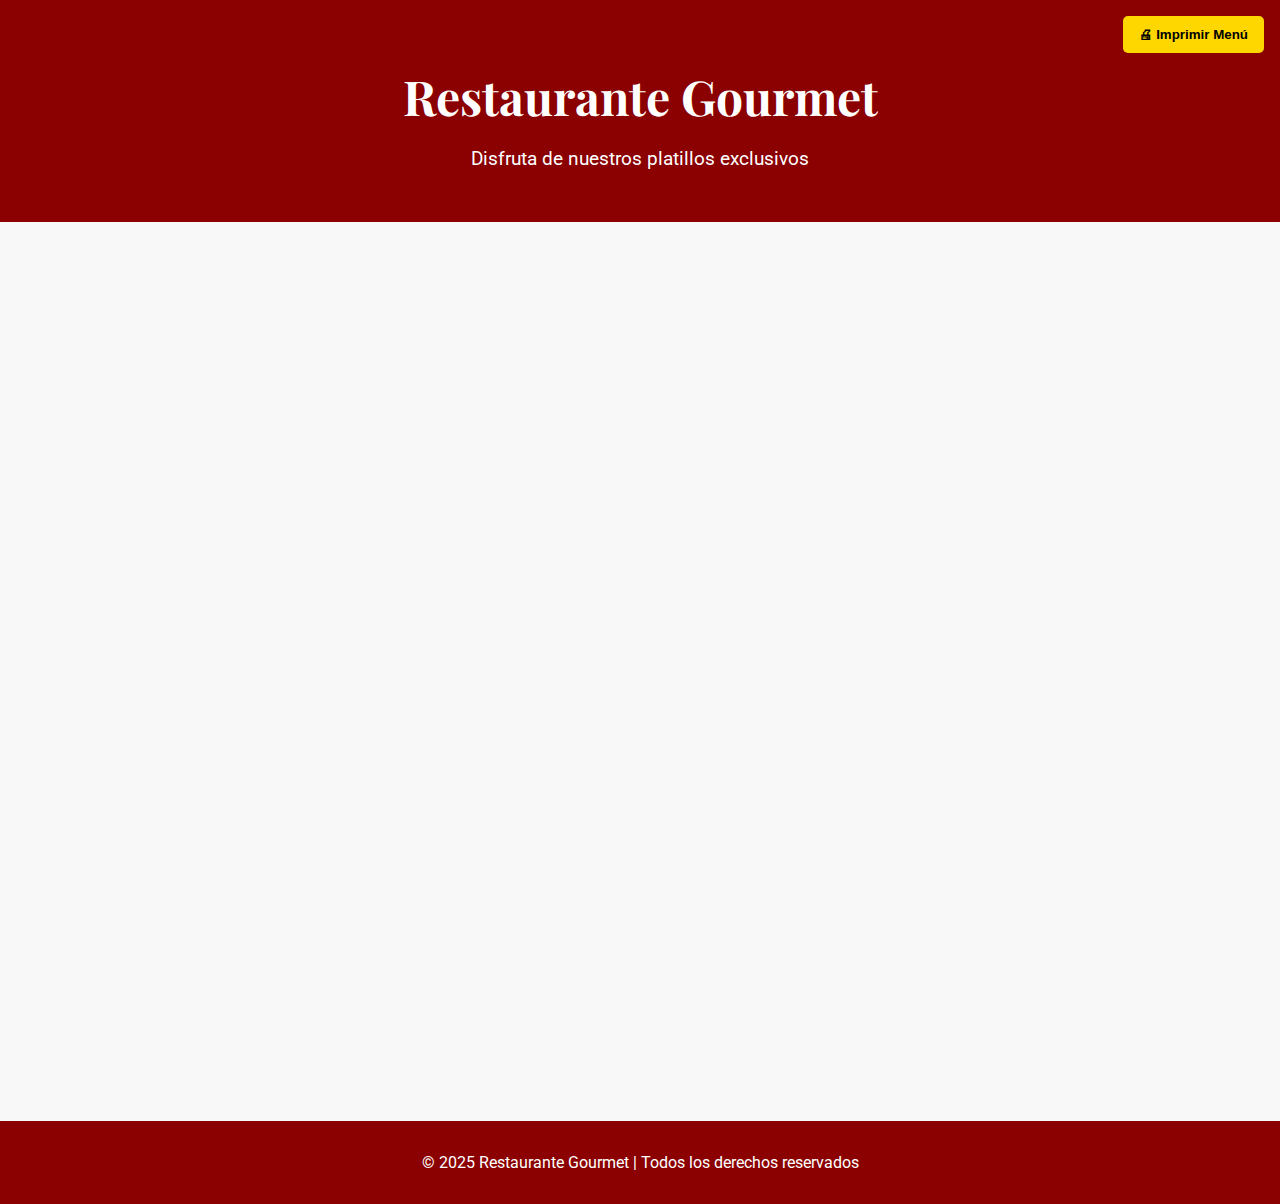
<file: RestaurantMenuWeb/index.html>
<!DOCTYPE html>
<html lang="es">
<head>
    <meta charset="UTF-8">
    <meta name="viewport" content="width=device-width, initial-scale=1.0">
    <title>Menú Restaurante</title>
    <link rel="stylesheet" href="styles.css">
    <link href="https://fonts.googleapis.com/css2?family=Playfair+Display:wght@500&family=Roboto&display=swap" rel="stylesheet">
</head>
<body>
    <header>
        <h1>Restaurante Gourmet</h1>
        <p>Disfruta de nuestros platillos exclusivos</p>
        <button class="btn-print">🖨 Imprimir Menú</button>
    </header>

    <main>
        <section class="menu-section fade-in">
            <h2>Desayuno</h2>
            <div class="menu-grid">
                <div class="item">
                    <h3>Café Americano</h3>
                    <p>Acompañado de pan artesanal</p>
                    <span>$2.50</span>
                </div>
                <div class="item">
                    <h3>Omelette</h3>
                    <p>Con queso y vegetales frescos</p>
                    <span>$4.00</span>
                </div>
                <div class="item">
                    <h3>Panqueques</h3>
                    <p>Con miel y frutas</p>
                    <span>$3.50</span>
                </div>
            </div>
        </section>

        <section class="menu-section fade-in">
            <h2>Almuerzo</h2>
            <div class="menu-grid">
                <div class="item">
                    <h3>Ensalada César</h3>
                    <p>Con pollo a la parrilla</p>
                    <span>$5.00</span>
                </div>
                <div class="item">
                    <h3>Lasaña</h3>
                    <p>Con salsa boloñesa</p>
                    <span>$6.50</span>
                </div>
                <div class="item">
                    <h3>Sopa de Mariscos</h3>
                    <p>Del mar a tu mesa</p>
                    <span>$7.00</span>
                </div>
            </div>
        </section>

        <section class="menu-section fade-in">
            <h2>Cena</h2>
            <div class="menu-grid">
                <div class="item">
                    <h3>Filete de Res</h3>
                    <p>Acompañado de puré de papa</p>
                    <span>$12.00</span>
                </div>
                <div class="item">
                    <h3>Salmón a la Plancha</h3>
                    <p>Con vegetales asados</p>
                    <span>$14.00</span>
                </div>
                <div class="item">
                    <h3>Pasta Alfredo</h3>
                    <p>Con camarones y crema</p>
                    <span>$11.00</span>
                </div>
            </div>
        </section>
    </main>

    <footer>
        <p>&copy; 2025 Restaurante Gourmet | Todos los derechos reservados</p>
    </footer>
</body>
</html>
</file>
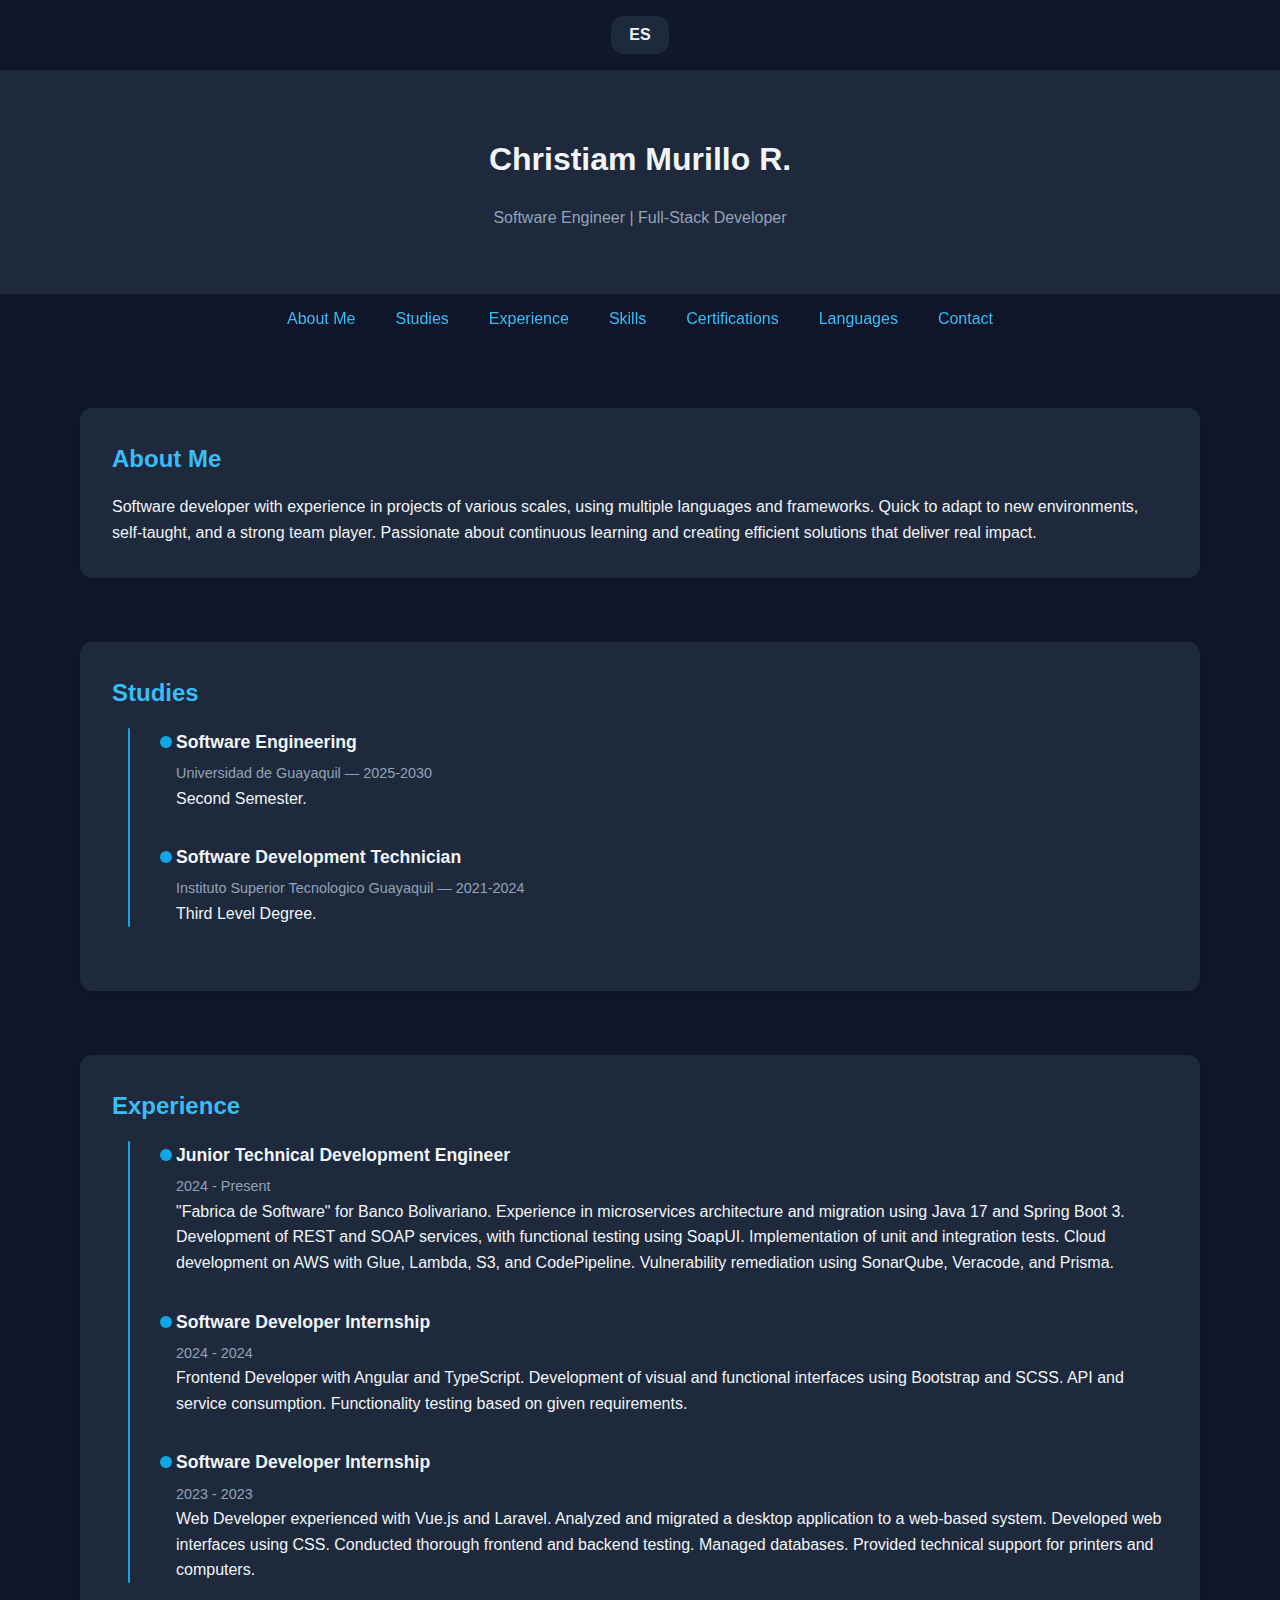
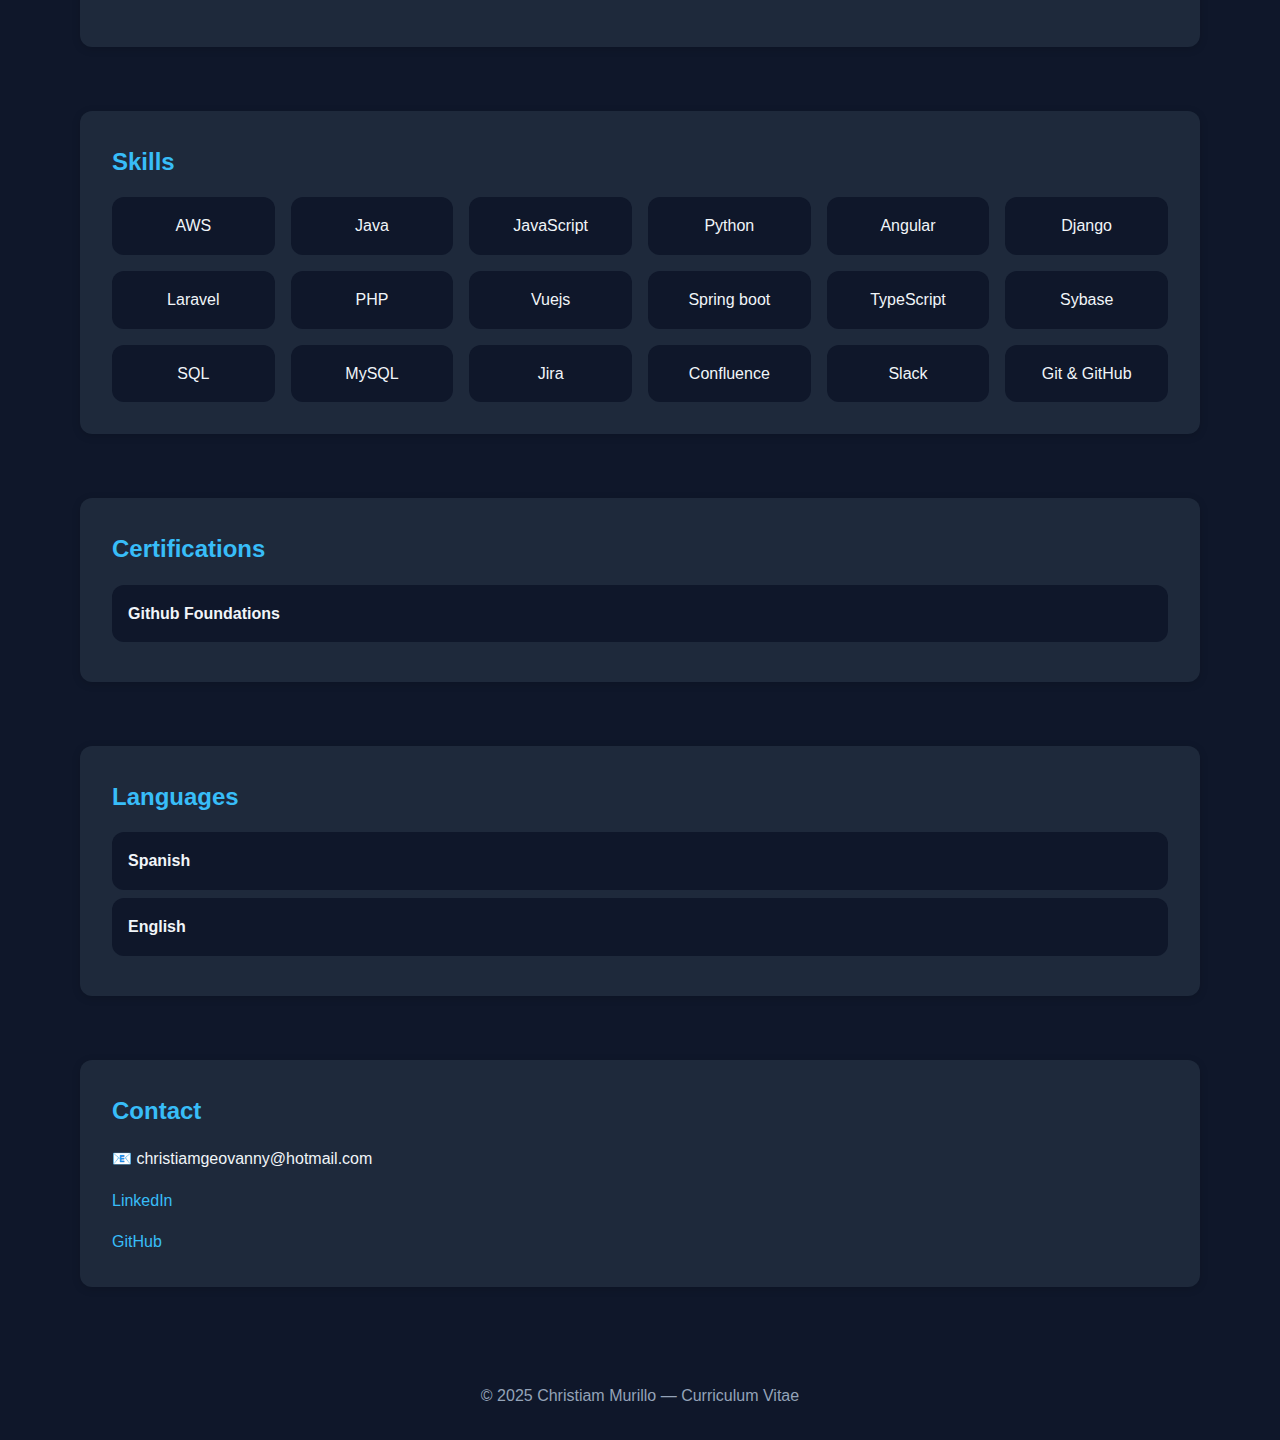
<file: CVWeb/CV-EN.html>
<!DOCTYPE html>
<html lang="en">

<head>
    <meta charset="UTF-8">
    <meta name="viewport" content="width=device-width, initial-scale=1.0">
    <title>CV | Christiam Murillo</title>
    <link rel="stylesheet" href="CV.css">
</head>

<body>
    <!-- Language switch -->
    <div class="lang-switcher">
        <a href="CV.html" class="lang-btn">ES</a>
    </div>

    <header>
        <h1>Christiam Murillo R.</h1>
        <p>Software Engineer | Full‑Stack Developer</p>
    </header>

    <nav>
        <ul>
            <li><a href="#about">About Me</a></li>
            <li><a href="#studies">Studies</a></li>
            <li><a href="#experience">Experience</a></li>
            <li><a href="#skills">Skills</a></li>
            <li><a href="#certifications">Certifications</a></li>
            <li><a href="#languages">Languages</a></li>
            <li><a href="#contact">Contact</a></li>
        </ul>
    </nav>

    <main>
        <section id="about">
            <h2>About Me</h2>
            <p>Software developer with experience in projects of various scales, using multiple languages and frameworks. Quick to adapt to new environments, self-taught, and a strong team player. Passionate about continuous learning and creating efficient solutions that deliver real impact.</p>
        </section>

        <section id="studies">
            <h2>Studies</h2>
            <div class="timeline">
                <div class="timeline-item">
                    <h3>Software Engineering</h3>
                    <span>Universidad de Guayaquil — 2025‑2030</span>
                    <p>Second Semester.</p>
                </div>
                <div class="timeline-item">
                    <h3>Software Development Technician</h3>
                    <span>Instituto Superior Tecnologico Guayaquil — 2021-2024</span>
                    <p>Third Level Degree.</p>
                </div>
            </div>
        </section>

        <section id="experience">
            <h2>Experience</h2>
            <div class="timeline">
            <div class="timeline-item">
              <h3>Junior Technical Development Engineer</h3>
              <span>2024 ‑ Present</span>
              <p>
                "Fabrica de Software" for Banco Bolivariano.
                Experience in microservices architecture and migration using Java 17 and Spring Boot 3. Development of REST and SOAP services, with functional testing using SoapUI. Implementation of unit and integration tests. Cloud development on AWS with Glue, Lambda, S3, and CodePipeline. Vulnerability remediation using SonarQube, Veracode, and Prisma.
              </p>
            </div>
            <div class="timeline-item">
              <h3>Software Developer Internship</h3>
              <span>2024 ‑ 2024</span>
              <p>
                Frontend Developer with Angular and TypeScript. Development of visual and functional interfaces using Bootstrap and SCSS. API and service consumption. Functionality testing based on given requirements.
              </p>
            </div>
            <div class="timeline-item">
              <h3>Software Developer Internship</h3>
              <span>2023 ‑ 2023</span>
              <p>
                Web Developer experienced with Vue.js and Laravel. Analyzed and migrated a desktop application to a web-based system. Developed web interfaces using CSS. Conducted thorough frontend and backend testing. Managed databases. Provided technical support for printers and computers.              </p>
            </div>
          </div>
        </section>

        <section id="skills">
            <h2>Skills</h2>
            <div class="skills">
                <div class="skill">AWS</div>
                <div class="skill">Java</div>
                <div class="skill">JavaScript</div>
                <div class="skill">Python</div>
                <div class="skill">Angular</div>
                <div class="skill">Django</div>
                <div class="skill">Laravel</div>
                <div class="skill">PHP</div>
                <div class="skill">Vuejs</div>
                <div class="skill">Spring boot</div>
                <div class="skill">TypeScript</div>
                <div class="skill">Sybase</div>
                <div class="skill">SQL</div>
                <div class="skill">MySQL</div>
                <div class="skill">Jira</div>
                <div class="skill">Confluence</div>
                <div class="skill">Slack</div>
                <div class="skill">Git &amp; GitHub</div>
            </div>
        </section>

        <section id="certifications">
            <h2>Certifications</h2>
            <details>
                <summary>Github Foundations</summary>
                <p>GitHub — 2024</p>
            </details>
        </section>

        <section id="languages">
            <h2>Languages</h2>
            <details>
                <summary>Spanish</summary>
                <p>Native</p>
            </details>
            <details>
                <summary>English</summary>
                <p>B2</p>
            </details>
        </section>

        <section id="contact">
            <h2>Contact</h2>
            <div class="contact-grid">
                <div class="contact-item">📧 christiamgeovanny@hotmail.com</div>
                <div class="contact-item"><a href="https://linkedin.com/in/christiam-murillo-ramirez"
                        target="_blank">LinkedIn</a></div>
                <div class="contact-item"><a href="https://github.com/khrizm" target="_blank">GitHub</a></div>
            </div>
        </section>
    </main>

    <footer>
        © 2025 Christiam Murillo — Curriculum Vitae
    </footer>
</body>

</html>
</file>
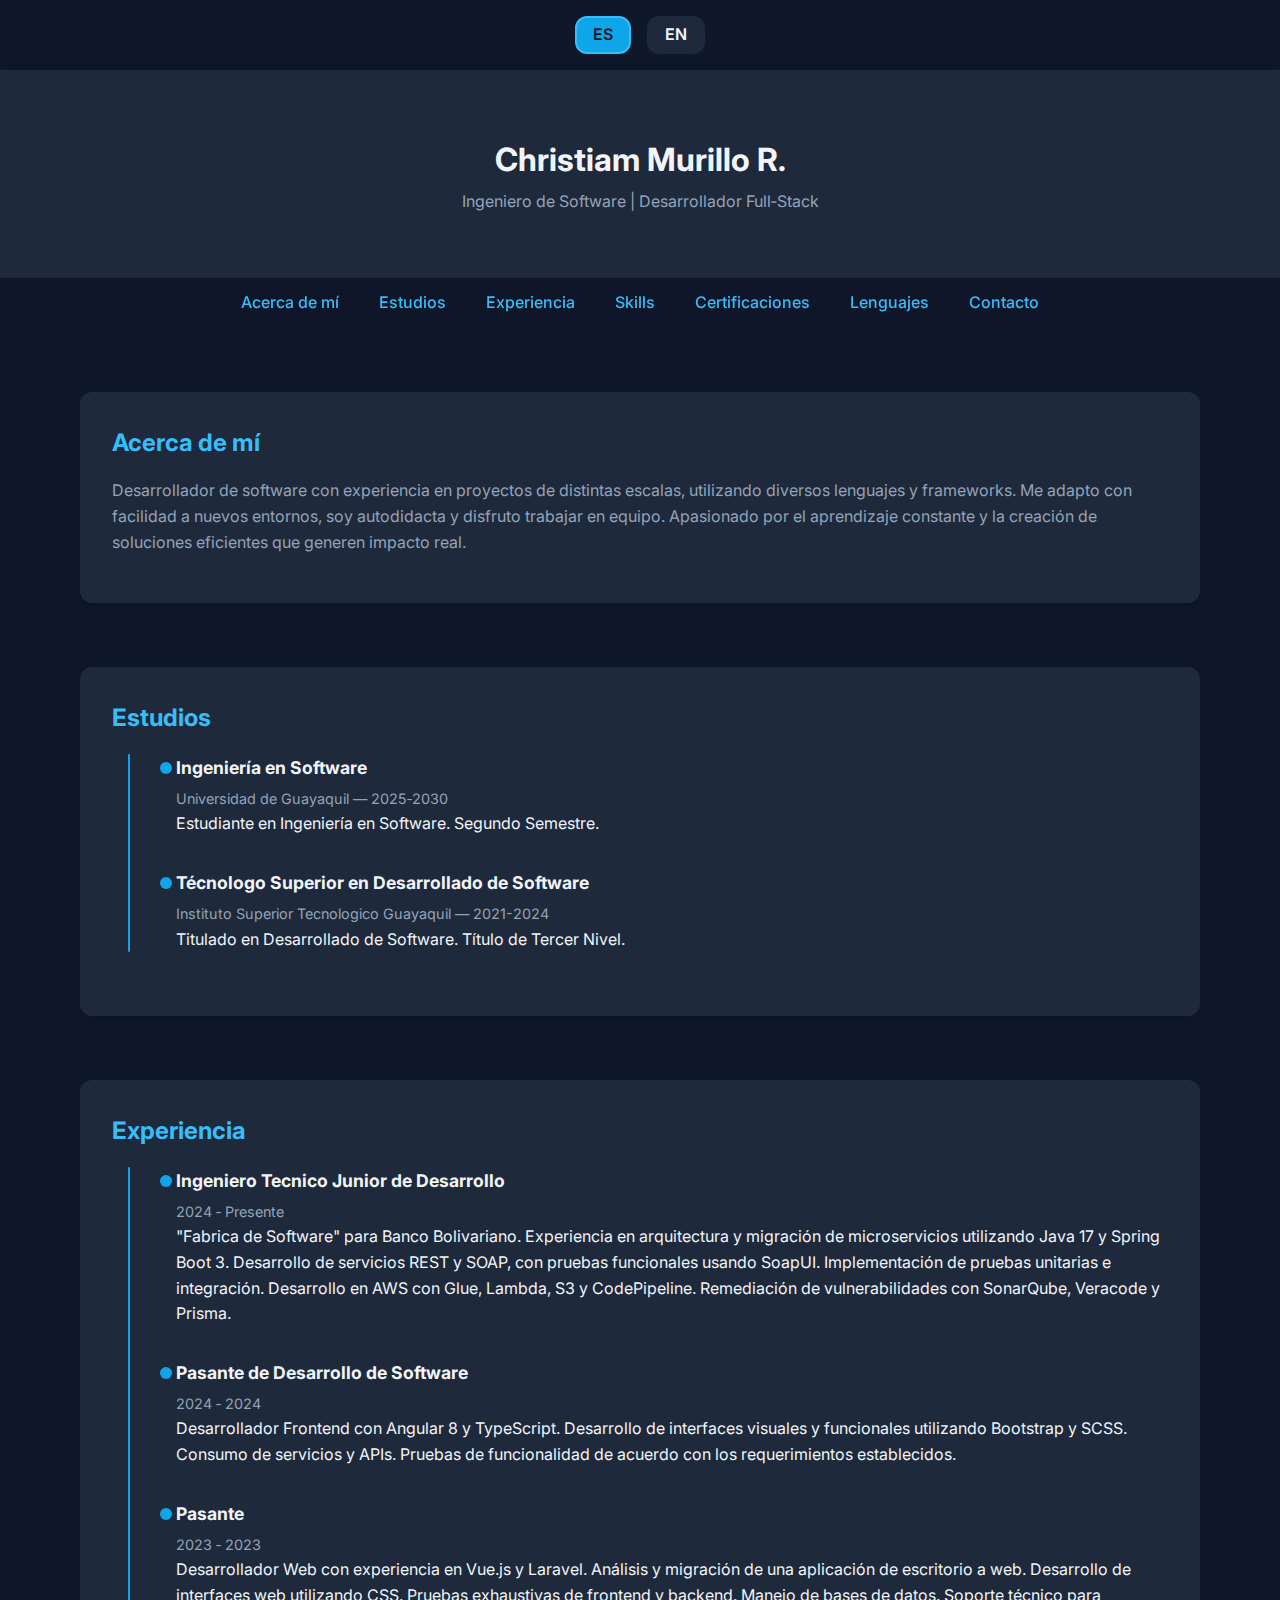
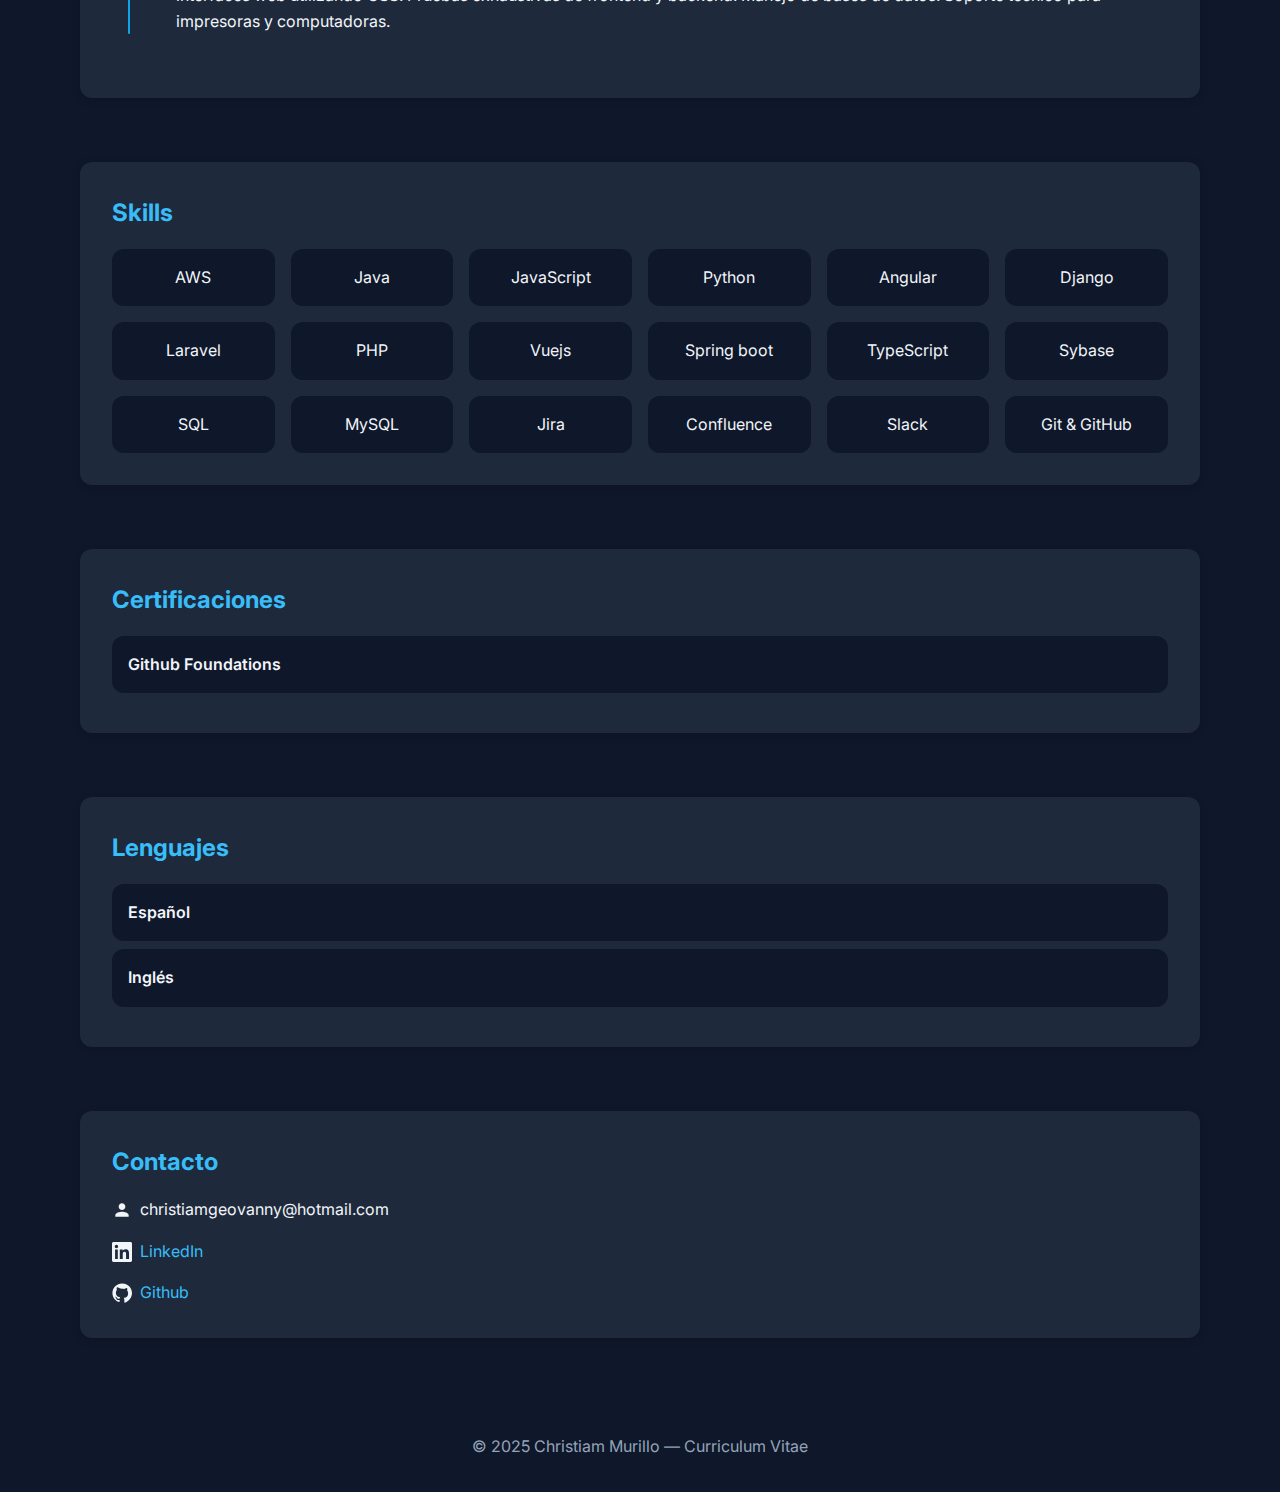
<file: CVWeb/CV.html>
<!DOCTYPE html>
<html lang="es">
  <head>
    <meta charset="UTF-8" />
    <meta name="viewport" content="width=device-width, initial-scale=1.0" />
    <title>CV | Christiam Murillo</title>
    <!-- Google Font -->
    <link rel="preconnect" href="https://fonts.googleapis.com" />
    <link rel="preconnect" href="https://fonts.gstatic.com" crossorigin />
    <link
      href="https://fonts.googleapis.com/css2?family=Inter:wght@300;400;500;600;700&display=swap"
      rel="stylesheet"
    />
    <!-- Hoja de estilos externa -->
    <link rel="stylesheet" href="CV.css" />
  </head>
  <body>
    <!-- Radios para seleccionar idioma, ocultos -->
    <input type="radio" name="lang" id="lang-es" checked hidden />
    <input type="radio" name="lang" id="lang-en" hidden />

    <!-- Selector de idioma -->
    <div class="lang-switcher" role="navigation" aria-label="Language switcher">
      <label for="lang-es" class="lang-btn" aria-label="Mostrar Español">ES</label>
      <label for="lang-en" class="lang-btn" aria-label="Show English">EN</label>
    </div>

    <!-- Contenido en Español -->
    <div class="lang lang-es" lang="es">
      <header>
        <div>
          <h1>Christiam Murillo R.</h1>
          <p>Ingeniero de Software | Desarrollador Full‑Stack</p>
        </div>
      </header>

      <nav>
        <ul>
          <li><a href="#about">Acerca de mí</a></li>
          <li><a href="#studies">Estudios</a></li>
          <li><a href="#experience">Experiencia</a></li>
          <li><a href="#skills">Skills</a></li>
          <li><a href="#certifications">Certificaciones</a></li>
          <li><a href="#languages">Lenguajes</a></li>
          <li><a href="#contact">Contacto</a></li>
        </ul>
      </nav>

      <main>
        <!-- About -->
        <section id="about" class="about">
          <h2>Acerca de mí</h2>
          <p>
            Desarrollador de software con experiencia en proyectos de distintas escalas, utilizando diversos lenguajes y frameworks. Me adapto con facilidad a nuevos entornos, soy autodidacta y disfruto trabajar en equipo. Apasionado por el aprendizaje constante y la creación de soluciones eficientes que generen impacto real.
          </p>
        </section>

        <!-- Studies -->
        <section id="studies">
          <h2>Estudios</h2>
          <div class="timeline">
            <div class="timeline-item">
              <h3>Ingeniería en Software</h3>
              <span>Universidad de Guayaquil — 2025‑2030</span>
              <p>
                Estudiante en Ingeniería en Software.
                Segundo Semestre. 
              </p>
            </div>
            <div class="timeline-item">
              <h3>Técnologo Superior en Desarrollado de Software</h3>
              <span>Instituto Superior Tecnologico Guayaquil — 2021-2024</span>
              <p>
                Titulado en Desarrollado de Software.
                Título de Tercer Nivel. 
              </p>
            </div>
          </div>
        </section>

        <!-- Experience -->
        <section id="experience">
          <h2>Experiencia</h2>
          <div class="timeline">
            <div class="timeline-item">
              <h3>Ingeniero Tecnico Junior de Desarrollo</h3>
              <span>2024 ‑ Presente</span>
              <p>
               "Fabrica de Software" para Banco Bolivariano.
                Experiencia en arquitectura y migración de microservicios utilizando Java 17 y Spring Boot 3. Desarrollo de servicios REST y SOAP, con pruebas funcionales usando SoapUI. Implementación de pruebas unitarias e integración. Desarrollo en AWS con Glue, Lambda, S3 y CodePipeline. Remediación de vulnerabilidades con SonarQube, Veracode y Prisma.
              </p>
            </div>
            <div class="timeline-item">
              <h3>Pasante de Desarrollo de Software</h3>
              <span>2024 ‑ 2024</span>
              <p>
                Desarrollador Frontend con Angular 8 y TypeScript. Desarrollo de interfaces visuales y funcionales utilizando Bootstrap y SCSS. Consumo de servicios y APIs. Pruebas de funcionalidad de acuerdo con los requerimientos establecidos.
              </p>
            </div>
            <div class="timeline-item">
              <h3>Pasante</h3>
              <span>2023 ‑ 2023</span>
              <p>
                Desarrollador Web con experiencia en Vue.js y Laravel. Análisis y migración de una aplicación de escritorio a web. Desarrollo de interfaces web utilizando CSS. Pruebas exhaustivas de frontend y backend. Manejo de bases de datos. Soporte técnico para impresoras y computadoras.              </p>
            </div>
          </div>
        </section>

        <!-- Skills -->
        <section id="skills">
          <h2>Skills</h2>
          <div class="skills">
            <div class="skill">AWS</div>
            <div class="skill">Java</div>
            <div class="skill">JavaScript</div>
            <div class="skill">Python</div>
            <div class="skill">Angular</div>
            <div class="skill">Django</div>
            <div class="skill">Laravel</div>
            <div class="skill">PHP</div>
            <div class="skill">Vuejs</div>
            <div class="skill">Spring boot</div>
            <div class="skill">TypeScript</div>
            <div class="skill">Sybase</div>
            <div class="skill">SQL</div>
            <div class="skill">MySQL</div>
            <div class="skill">Jira</div>
            <div class="skill">Confluence</div>
            <div class="skill">Slack</div>
            <div class="skill">Git &amp; GitHub</div>
          </div>
        </section>

        <!-- Certifications -->
        <section id="certifications">
          <h2>Certificaciones</h2>
          <details>
            <summary>Github Foundations</summary>
            <p>GitHub — 2024</p>
          </details>
        </section>

        <!-- Languages -->
        <section id="languages">
          <h2>Lenguajes</h2>
          <details>
            <summary>Español</summary>
            <p>Nativo</p>
          </details>
          <details>
            <summary>Inglés</summary>
            <p>Avanzado (B2)</p>
          </details>
        </section>

        <!-- Contact -->
        <section id="contact">
          <h2>Contacto</h2>
          <div class="contact-grid">
            <div class="contact-item">
              <svg
                xmlns="http://www.w3.org/2000/svg"
                width="20"
                height="20"
                fill="currentColor"
                viewBox="0 0 24 24"
              >
                <path
                  d="M12 12c2.21 0 4-1.79 4-4s-1.79-4-4-4-4 1.79-4 4 1.79 4 4 4zm0 2c-2.67 0-8 1.34-8 4v2h16v-2c0-2.66-5.33-4-8-4z"
                />
              </svg>
              <span>christiamgeovanny@hotmail.com</span>
            </div>
            <div class="contact-item">
              <svg
                xmlns="http://www.w3.org/2000/svg"
                width="20"
                height="20"
                fill="currentColor"
                viewBox="0 0 24 24"
              >
               <path d="M20.447 20.452h-3.554v-5.569c0-1.327-.027-3.037-1.852-3.037-1.853 0-2.136 1.445-2.136 2.939v5.667H9.35V9h3.414v1.561h.049c.476-.9 1.637-1.852 3.368-1.852 3.598 0 4.263 2.368 4.263 5.448v6.295zM5.337 7.433a2.062 2.062 0 1 1 0-4.124 2.062 2.062 0 0 1 0 4.124zM6.967 20.452H3.71V9h3.257v11.452zM22.225 0H1.771C.792 0 0 .774 0 1.729v20.542C0 23.226.792 24 1.771 24h20.451C23.2 24 24 23.226 24 22.271V1.729C24 .774 23.2 0 22.225 0z"/>
              </svg>
              <a href="https://www.linkedin.com/in/christiam-murillo-ramirez/" target="_blank"
                >LinkedIn</a
              >
            </div>
            <div class="contact-item">
              <svg
                xmlns="http://www.w3.org/2000/svg"
                width="20"
                height="20"
                fill="currentColor"
                viewBox="0 0 24 24"
              >
                <path
                  d="M12 .5C5.648.5.5 5.648.5 12c0 5.077 3.292 9.38 7.875 10.894.575.105.786-.25.786-.556 0-.274-.01-1-.015-1.963-3.205.696-3.88-1.546-3.88-1.546-.523-1.33-1.277-1.686-1.277-1.686-1.042-.713.08-.698.08-.698 1.152.081 1.758 1.183 1.758 1.183 1.025 1.757 2.69 1.25 3.345.955.103-.743.402-1.25.73-1.538-2.557-.291-5.248-1.278-5.248-5.682 0-1.255.448-2.28 1.183-3.085-.119-.29-.512-1.462.112-3.048 0 0 .965-.309 3.162 1.177A10.985 10.985 0 0112 6.85c.976.004 1.956.132 2.876.386 2.194-1.486 3.157-1.177 3.157-1.177.626 1.586.233 2.758.115 3.048.735.806 1.182 1.83 1.182 3.085 0 4.414-2.696 5.388-5.26 5.674.412.356.778 1.058.778 2.131 0 1.538-.015 2.777-.015 3.156 0 .309.207.667.792.554C20.71 21.382 24 17.076 24 12c0-6.352-5.148-11.5-11.5-11.5z"
                />
              </svg>
              <a href="https://github.com/khrizm" target="_blank"
                >Github</a
              >
            </div>
          </div>
        </section>
      </main>

      <footer>
        © 2025 Christiam Murillo — Curriculum Vitae
      </footer>
    </div>

    <!-- Contenido en Inglés -->
    <div class="lang lang-en" lang="en">
      <header>
        <div>
          <h1>Christiam Murillo R.</h1>
          <p>Software Engineer | Full‑Stack Developer</p>
        </div>
      </header>

      <nav>
        <ul>
          <li><a href="#about2">About Me</a></li>
          <li><a href="#studies2">Studies</a></li>
          <li><a href="#experience2">Experience</a></li>
          <li><a href="#skills2">Skills</a></li>
          <li><a href="#certifications2">Certifications</a></li>
          <li><a href="#languages2">Languages</a></li>
          <li><a href="#contact2">Contact</a></li>
        </ul>
      </nav>

      <main>
        <!-- About -->
        <section id="about2" class="about">
          <h2>About Me</h2>
          <p>
            Software developer with experience in projects of various scales, using multiple languages and frameworks. Quick to adapt to new environments, self-taught, and a strong team player. Passionate about continuous learning and creating efficient solutions that deliver real impact.
          </p>
        </section>

        <!-- Studies -->
        <section id="studies2">
          <h2>Studies</h2>
          <div class="timeline">
            <div class="timeline-item">
              <h3>Software Engineering</h3>
              <span>Universidad de Guayaquil — 2025‑2030</span>
              <p>
                Student in Software Engineering.
                Second Semester.              
              </p>
            </div>
            <div class="timeline-item">
              <h3>Software Development Technician</h3>
              <span>Instituto Superior Tecnologico Guayaquil — 2021-2024</span>
              <p> Degree in Software Development.
                Third Level Degree.</p>
            </div>
          </div>
        </section>

        <!-- Experience -->
        <section id="experience2">
          <h2>Experience</h2>
          <div class="timeline">
            <div class="timeline-item">
              <h3>Junior Technical Development Engineer</h3>
              <span>2024 ‑ Present</span>
              <p>
                "Fabrica de Software" for Banco Bolivariano.
                Experience in microservices architecture and migration using Java 17 and Spring Boot 3. Development of REST and SOAP services, with functional testing using SoapUI. Implementation of unit and integration tests. Cloud development on AWS with Glue, Lambda, S3, and CodePipeline. Vulnerability remediation using SonarQube, Veracode, and Prisma.
              </p>
            </div>
            <div class="timeline-item">
              <h3>Software Developer Internship</h3>
              <span>2024 ‑ 2024</span>
              <p>
                Frontend Developer with Angular and TypeScript. Development of visual and functional interfaces using Bootstrap and SCSS. API and service consumption. Functionality testing based on given requirements.
              </p>
            </div>
            <div class="timeline-item">
              <h3>Software Developer Internship</h3>
              <span>2023 ‑ 2023</span>
              <p>
                Web Developer experienced with Vue.js and Laravel. Analyzed and migrated a desktop application to a web-based system. Developed web interfaces using CSS. Conducted thorough frontend and backend testing. Managed databases. Provided technical support for printers and computers.              </p>
            </div>
          </div>
        </section>

        <!-- Skills -->
        <section id="skills2">
          <h2>Skills</h2>
          <div class="skills">
            <div class="skill">AWS</div>
            <div class="skill">Java</div>
            <div class="skill">JavaScript</div>
            <div class="skill">Python</div>
            <div class="skill">Angular</div>
            <div class="skill">Django</div>
            <div class="skill">Laravel</div>
            <div class="skill">PHP</div>
            <div class="skill">Vuejs</div>
            <div class="skill">Spring boot</div>
            <div class="skill">TypeScript</div>
            <div class="skill">Sybase</div>
            <div class="skill">SQL</div>
            <div class="skill">MySQL</div>
            <div class="skill">Jira</div>
            <div class="skill">Confluence</div>
            <div class="skill">Slack</div>
            <div class="skill">Git &amp; GitHub</div>
          </div>
        </section>

        <!-- Certifications -->
        <section id="certifications2">
          <h2>Certifications</h2>
          <details>
            <summary>Github Foundations</summary>
            <p>GitHub — 2024</p>
          </details>
        </section>

        <!-- Languages -->
        <section id="languages2">
          <h2>Languages</h2>
          <details>
            <summary>Spanish</summary>
            <p>Native</p>
          </details>
          <details>
            <summary>English</summary>
            <p>B2</p>
          </details>
        </section>

        <!-- Contact -->
        <section id="contact">
          <h2>Contact</h2>
          <div class="contact-grid">
            <div class="contact-item">
              <svg
                xmlns="http://www.w3.org/2000/svg"
                width="20"
                height="20"
                fill="currentColor"
                viewBox="0 0 24 24"
              >
                <path
                  d="M12 12c2.21 0 4-1.79 4-4s-1.79-4-4-4-4 1.79-4 4 1.79 4 4 4zm0 2c-2.67 0-8 1.34-8 4v2h16v-2c0-2.66-5.33-4-8-4z"
                />
              </svg>
              <span>christiamgeovanny@hotmail.com</span>
            </div>
            <div class="contact-item">
              <svg
                xmlns="http://www.w3.org/2000/svg"
                width="20"
                height="20"
                fill="currentColor"
                viewBox="0 0 24 24"
              >
              <path d="M20.447 20.452h-3.554v-5.569c0-1.327-.027-3.037-1.852-3.037-1.853 0-2.136 1.445-2.136 2.939v5.667H9.35V9h3.414v1.561h.049c.476-.9 1.637-1.852 3.368-1.852 3.598 0 4.263 2.368 4.263 5.448v6.295zM5.337 7.433a2.062 2.062 0 1 1 0-4.124 2.062 2.062 0 0 1 0 4.124zM6.967 20.452H3.71V9h3.257v11.452zM22.225 0H1.771C.792 0 0 .774 0 1.729v20.542C0 23.226.792 24 1.771 24h20.451C23.2 24 24 23.226 24 22.271V1.729C24 .774 23.2 0 22.225 0z"/>
              </svg>
              <a href="https://www.linkedin.com/in/christiam-murillo-ramirez/" target="_blank"
                >LinkedIn</a
              >
            </div>
            <div class="contact-item">
              <svg
                xmlns="http://www.w3.org/2000/svg"
                width="20"
                height="20"
                fill="currentColor"
                viewBox="0 0 24 24"
              >
                <path
                  d="M12 .5C5.648.5.5 5.648.5 12c0 5.077 3.292 9.38 7.875 10.894.575.105.786-.25.786-.556 0-.274-.01-1-.015-1.963-3.205.696-3.88-1.546-3.88-1.546-.523-1.33-1.277-1.686-1.277-1.686-1.042-.713.08-.698.08-.698 1.152.081 1.758 1.183 1.758 1.183 1.025 1.757 2.69 1.25 3.345.955.103-.743.402-1.25.73-1.538-2.557-.291-5.248-1.278-5.248-5.682 0-1.255.448-2.28 1.183-3.085-.119-.29-.512-1.462.112-3.048 0 0 .965-.309 3.162 1.177A10.985 10.985 0 0112 6.85c.976.004 1.956.132 2.876.386 2.194-1.486 3.157-1.177 3.157-1.177.626 1.586.233 2.758.115 3.048.735.806 1.182 1.83 1.182 3.085 0 4.414-2.696 5.388-5.26 5.674.412.356.778 1.058.778 2.131 0 1.538-.015 2.777-.015 3.156 0 .309.207.667.792.554C20.71 21.382 24 17.076 24 12c0-6.352-5.148-11.5-11.5-11.5z"
                />
              </svg>
              <a href="https://github.com/khrizm" target="_blank"
                >Github</a
              >
            </div>
          </div>
        </section>
      </main>

      <footer>
        © 2025 Christiam Murillo — Curriculum Vitae
      </footer>
    </div>
  </body>
</html>
</file>
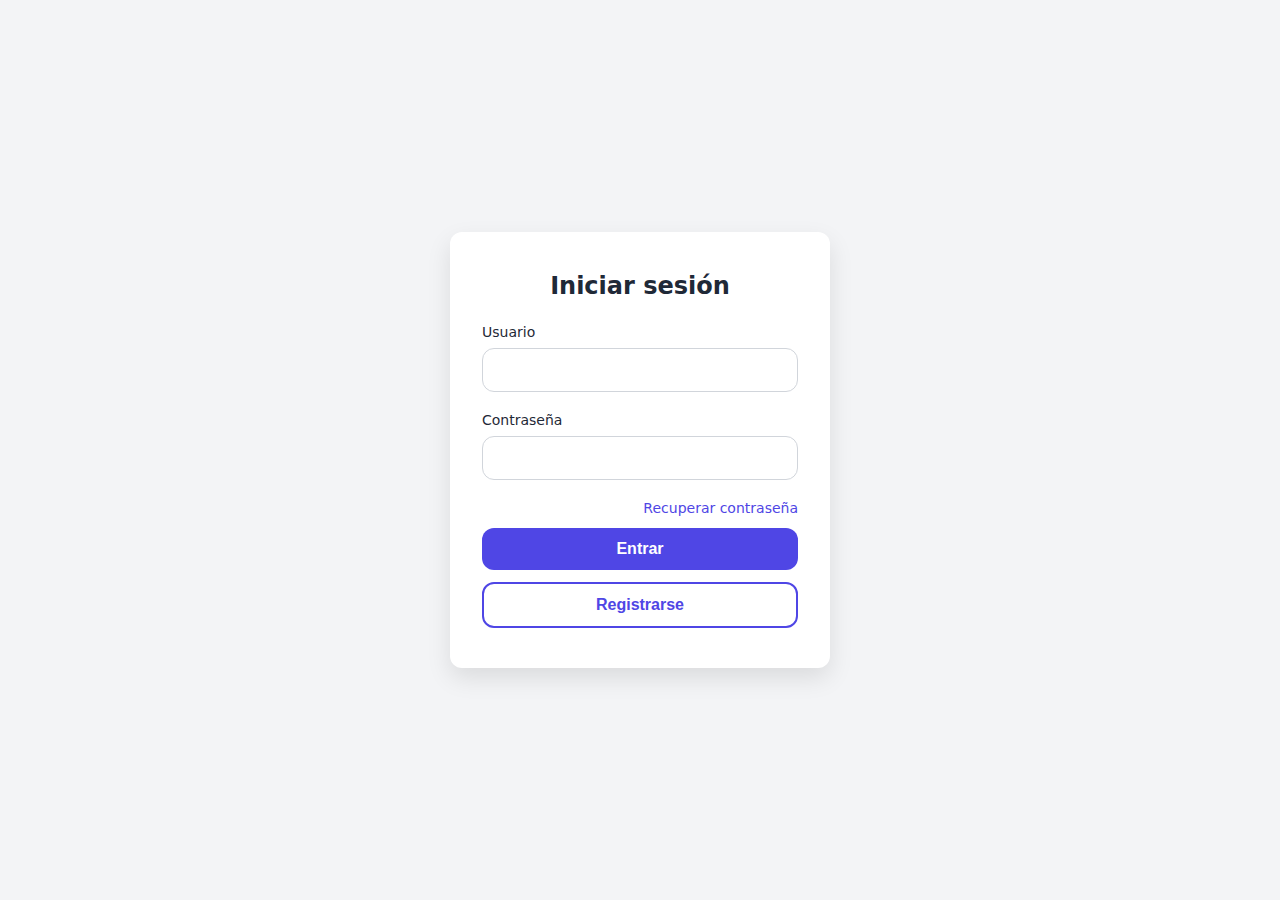
<file: LoginWeb/Login.html>
<!DOCTYPE html>
<html lang="es">
<head>
  <meta charset="UTF-8" />
  <meta name="viewport" content="width=device-width, initial-scale=1.0" />
  <title>Iniciar sesión</title>

  <!-- Hoja de estilos -->
  <link rel="stylesheet" href="Login.css" />
</head>
<body>
  <!--  La acción y el método se ajustarían en tu back-end;
        aquí son solo demostrativos  -->
  <form class="login-card" action="#" method="post">
    <h1>Iniciar sesión</h1>

    <div class="field">
      <label for="usuario">Usuario</label>
      <input type="text" id="usuario" name="usuario"
             required autocomplete="username" />
    </div>

    <div class="field">
      <label for="contrasena">Contraseña</label>
      <input type="password" id="contrasena" name="contrasena"
             required autocomplete="current-password" />
    </div>

    <!-- Enlace de recuperación -->
    <p class="forgot-password">
      <a href="#">Recuperar contraseña</a>
    </p>

    <!-- Botones -->
    <div class="actions">
      <button type="submit">Entrar</button>
      <button type="button" class="secondary">Registrarse</button>
    </div>
  </form>
</body>
</html>
</file>
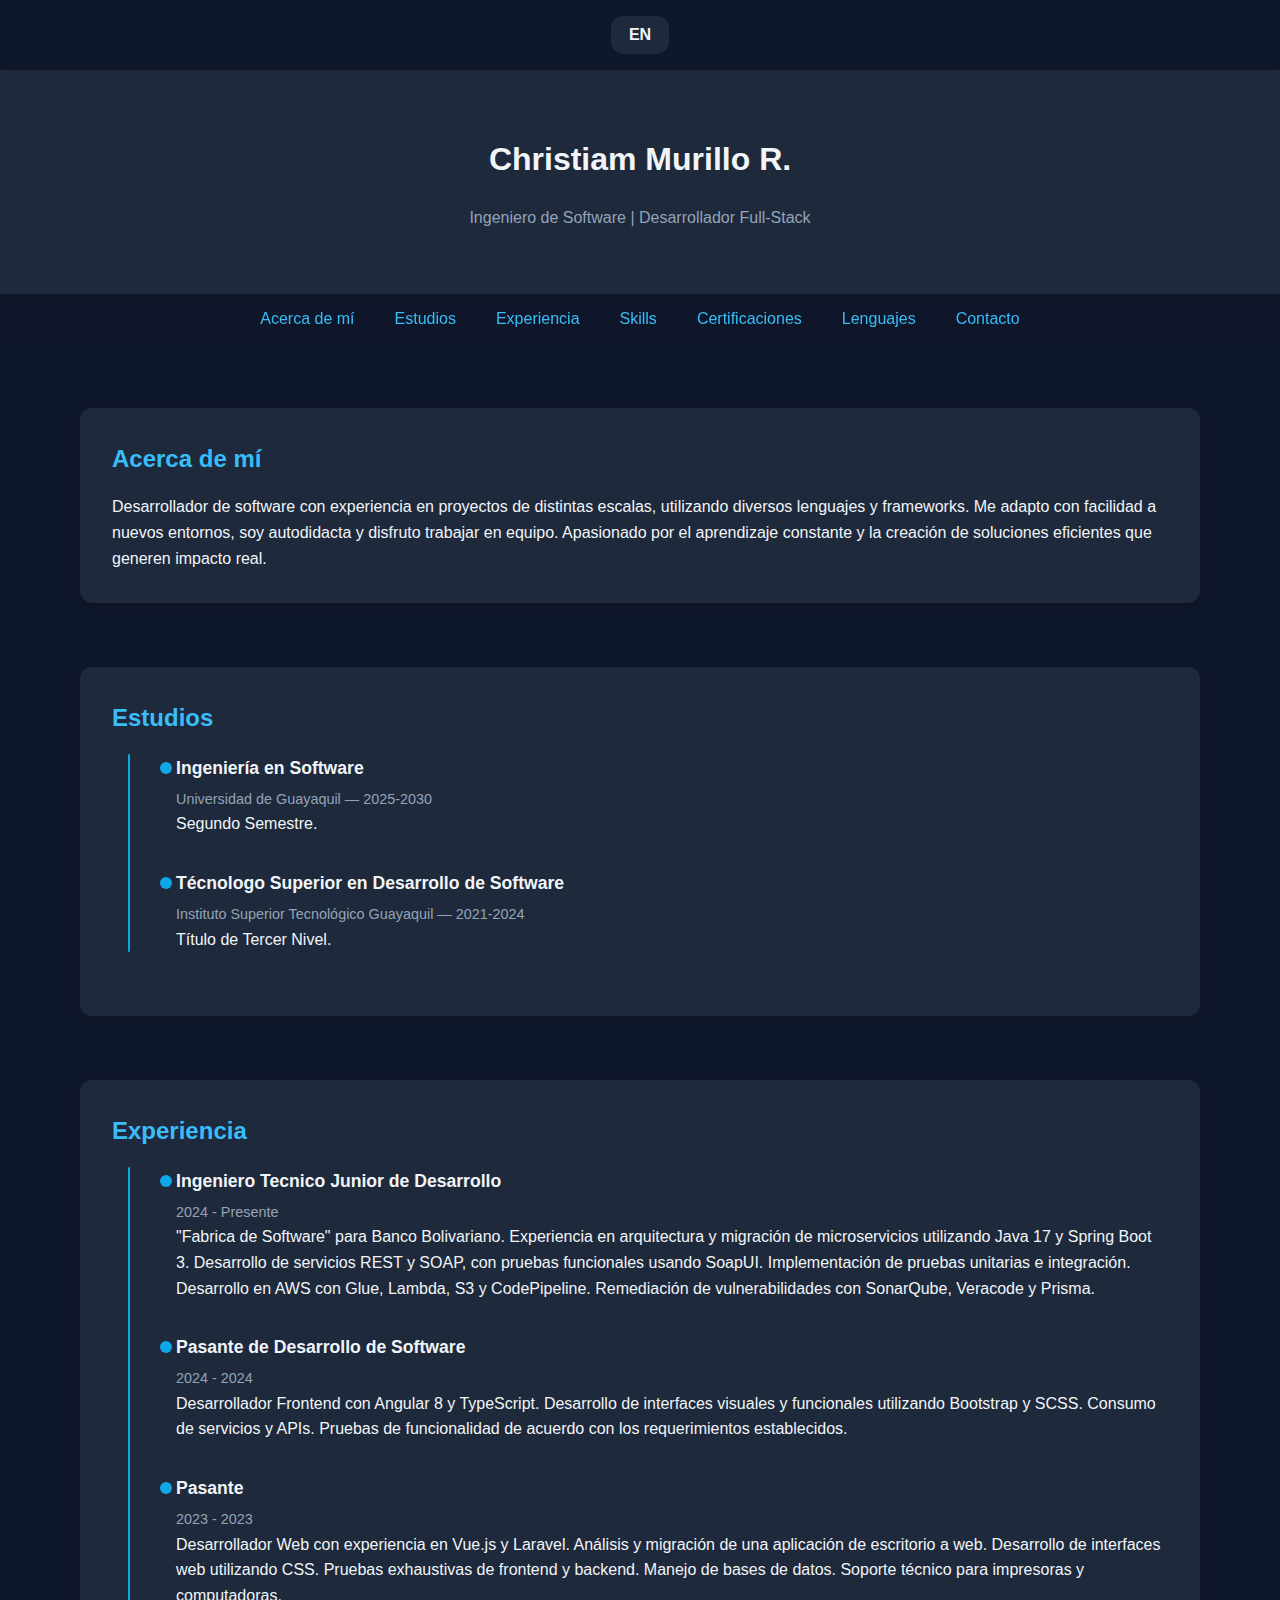
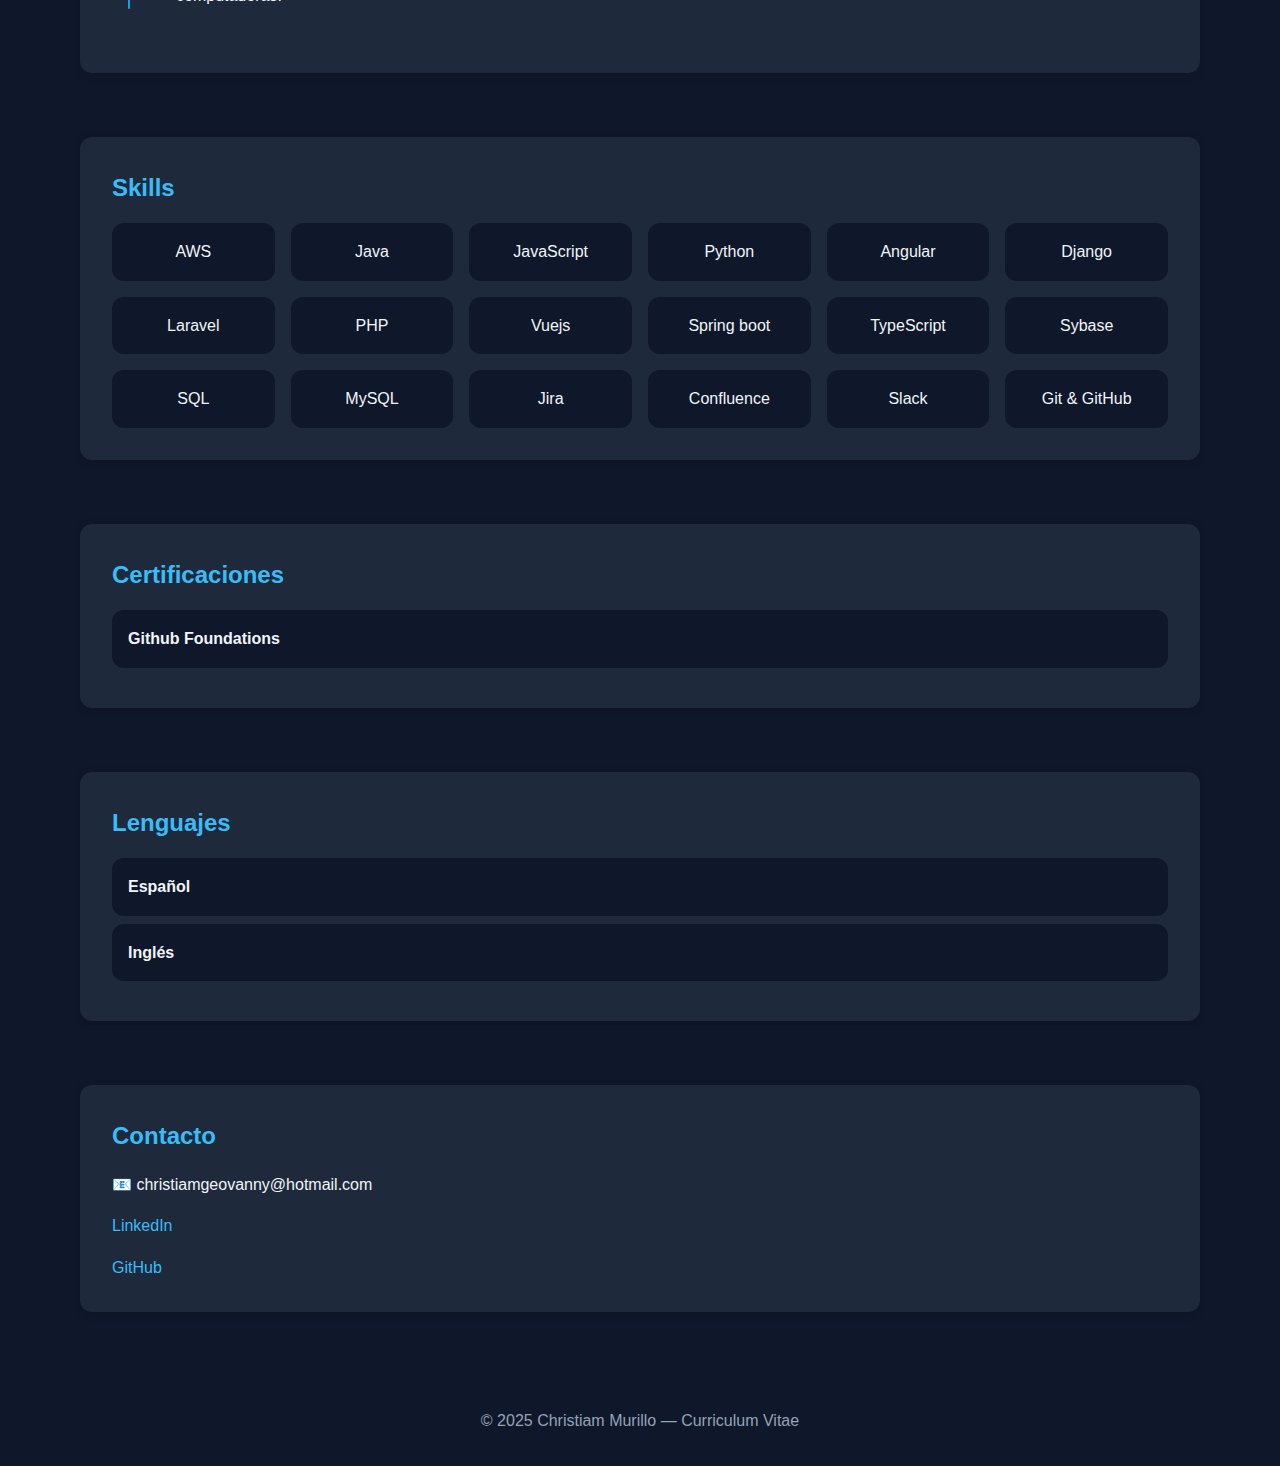
<file: PortafolioWeb/CV/CV.html>
<!DOCTYPE html>
<html lang="es">

<head>
  <meta charset="UTF-8">
  <meta name="viewport" content="width=device-width, initial-scale=1.0">
  <title>CV | Christiam Murillo</title>
  <link rel="stylesheet" href="CV.css">
</head>

<body>
  <!-- Selector de idioma -->
  <div class="lang-switcher">
    <a href="CV-EN.html" class="lang-btn">EN</a>
  </div>

  <header>
    <h1>Christiam Murillo R.</h1>
    <p>Ingeniero de Software | Desarrollador Full‑Stack</p>
  </header>

  <nav>
    <ul>
      <li><a href="#about">Acerca de mí</a></li>
      <li><a href="#studies">Estudios</a></li>
      <li><a href="#experience">Experiencia</a></li>
      <li><a href="#skills">Skills</a></li>
      <li><a href="#certifications">Certificaciones</a></li>
      <li><a href="#languages">Lenguajes</a></li>
      <li><a href="#contact">Contacto</a></li>
    </ul>
  </nav>

  <main>
    <section id="about">
      <h2>Acerca de mí</h2>
      <p>  Desarrollador de software con experiencia en proyectos de distintas escalas, utilizando diversos lenguajes y frameworks. Me adapto con facilidad a nuevos entornos, soy autodidacta y disfruto trabajar en equipo. Apasionado por el aprendizaje constante y la creación de soluciones eficientes que generen impacto real.</p>
    </section>

    <section id="studies">
      <h2>Estudios</h2>
      <div class="timeline">
        <div class="timeline-item">
          <h3>Ingeniería en Software</h3>
          <span>Universidad de Guayaquil — 2025‑2030</span>
          <p>Segundo Semestre.</p>
        </div>
        <div class="timeline-item">
          <h3>Técnologo Superior en Desarrollo de Software</h3>
          <span>Instituto Superior Tecnológico Guayaquil — 2021-2024</span>
          <p>Título de Tercer Nivel.</p>
        </div>
      </div>
    </section>

    <section id="experience">
      <h2>Experiencia</h2>
      <div class="timeline">
        <div class="timeline-item">
          <h3>Ingeniero Tecnico Junior de Desarrollo</h3>
          <span>2024 ‑ Presente</span>
          <p>
            "Fabrica de Software" para Banco Bolivariano.
            Experiencia en arquitectura y migración de microservicios utilizando Java 17 y Spring Boot 3. Desarrollo de
            servicios REST y SOAP, con pruebas funcionales usando SoapUI. Implementación de pruebas unitarias e
            integración. Desarrollo en AWS con Glue, Lambda, S3 y CodePipeline. Remediación de vulnerabilidades con
            SonarQube, Veracode y Prisma.
          </p>
        </div>
        <div class="timeline-item">
          <h3>Pasante de Desarrollo de Software</h3>
          <span>2024 ‑ 2024</span>
          <p>
            Desarrollador Frontend con Angular 8 y TypeScript. Desarrollo de interfaces visuales y funcionales
            utilizando Bootstrap y SCSS. Consumo de servicios y APIs. Pruebas de funcionalidad de acuerdo con los
            requerimientos establecidos.
          </p>
        </div>
        <div class="timeline-item">
          <h3>Pasante</h3>
          <span>2023 ‑ 2023</span>
          <p>
            Desarrollador Web con experiencia en Vue.js y Laravel. Análisis y migración de una aplicación de escritorio
            a web. Desarrollo de interfaces web utilizando CSS. Pruebas exhaustivas de frontend y backend. Manejo de
            bases de datos. Soporte técnico para impresoras y computadoras. </p>
        </div>
      </div>
    </section>
    <section id="skills">
      <h2>Skills</h2>
      <div class="skills">
        <div class="skill">AWS</div>
        <div class="skill">Java</div>
        <div class="skill">JavaScript</div>
        <div class="skill">Python</div>
        <div class="skill">Angular</div>
        <div class="skill">Django</div>
        <div class="skill">Laravel</div>
        <div class="skill">PHP</div>
        <div class="skill">Vuejs</div>
        <div class="skill">Spring boot</div>
        <div class="skill">TypeScript</div>
        <div class="skill">Sybase</div>
        <div class="skill">SQL</div>
        <div class="skill">MySQL</div>
        <div class="skill">Jira</div>
        <div class="skill">Confluence</div>
        <div class="skill">Slack</div>
        <div class="skill">Git &amp; GitHub</div>
      </div>
    </section>

    <section id="certifications">
      <h2>Certificaciones</h2>
      <details>
        <summary>Github Foundations</summary>
        <p>GitHub — 2024</p>
      </details>
    </section>

    <section id="languages">
      <h2>Lenguajes</h2>
      <details>
        <summary>Español</summary>
        <p>Nativo</p>
      </details>
      <details>
        <summary>Inglés</summary>
        <p>B2</p>
      </details>
    </section>

    <section id="contact">
      <h2>Contacto</h2>
      <div class="contact-grid">
        <div class="contact-item">📧 christiamgeovanny@hotmail.com</div>
        <div class="contact-item"><a href="https://linkedin.com/in/christiam-murillo-ramirez"
            target="_blank">LinkedIn</a></div>
        <div class="contact-item"><a href="https://github.com/khrizm" target="_blank">GitHub</a></div>
      </div>
    </section>
  </main>

  <footer>
    © 2025 Christiam Murillo — Curriculum Vitae
  </footer>
</body>

</html>
</file>
<file: RestaurantMenuWeb/styles.css>
/* Fuente y colores generales */
body {
    font-family: 'Roboto', sans-serif;
    background: #f8f8f8;
    color: #333;
    margin: 0;
    padding: 0;
}

/* Header */
header {
    text-align: center;
    background: #8B0000;
    color: #fff;
    padding: 2rem;
    position: relative;
}

header h1 {
    font-family: 'Playfair Display', serif;
    font-size: 3rem;
    margin-bottom: 0.5rem;
    transition: color 0.3s ease;
}

header h1:hover {
    color: #FFD700;
}

header p {
    font-size: 1.2rem;
}

/* Botón imprimir */
.btn-print {
    position: absolute;
    top: 1rem;
    right: 1rem;
    background: #FFD700;
    border: none;
    padding: 0.7rem 1rem;
    font-weight: bold;
    border-radius: 5px;
    cursor: pointer;
    transition: background 0.3s ease, transform 0.3s ease;
}

.btn-print:hover {
    background: #fff;
    color: #8B0000;
    transform: scale(1.1);
}

/* Secciones */
.menu-section {
    max-width: 1200px;
    margin: 2rem auto;
    padding: 1rem;
    opacity: 0;
    transform: translateY(30px);
    animation: fadeIn 1.2s forwards;
}

.menu-section:nth-child(1) { animation-delay: 0.3s; }
.menu-section:nth-child(2) { animation-delay: 0.6s; }
.menu-section:nth-child(3) { animation-delay: 0.9s; }

.menu-section h2 {
    font-size: 2rem;
    color: #8B0000;
    margin-bottom: 1rem;
    position: relative;
}

.menu-section h2::after {
    content: '';
    width: 0;
    height: 3px;
    background: #FFD700;
    position: absolute;
    left: 0;
    bottom: -5px;
    transition: width 0.4s ease;
}

.menu-section h2:hover::after {
    width: 100%;
}

/* Grid */
.menu-grid {
    display: grid;
    grid-template-columns: repeat(auto-fit, minmax(250px, 1fr));
    gap: 1.5rem;
}

/* Items con animación */
.item {
    background: #fff;
    padding: 1rem;
    border-radius: 8px;
    box-shadow: 0 4px 8px rgba(0,0,0,0.1);
    text-align: center;
    transition: transform 0.3s ease, box-shadow 0.3s ease;
}

.item:hover {
    transform: scale(1.05);
    box-shadow: 0 8px 16px rgba(139,0,0,0.3);
}

.item h3 {
    margin-bottom: 0.5rem;
    font-size: 1.4rem;
    color: #444;
}

.item p {
    font-size: 0.95rem;
    color: #666;
    margin-bottom: 0.5rem;
}

.item span {
    font-weight: bold;
    color: #8B0000;
    font-size: 1.2rem;
}

/* Footer */
footer {
    text-align: center;
    background: #8B0000;
    color: #fff;
    padding: 1rem;
    margin-top: 2rem;
}

/* Animación Fade In */
@keyframes fadeIn {
    to {
        opacity: 1;
        transform: translateY(0);
    }
}

/* Estilos para impresión */
@media print {
    header, footer, .btn-print {
        display: none;
    }
    body {
        background: #fff;
    }
    .item {
        box-shadow: none;
        border: 1px solid #ccc;
    }
}
</file>
<file: CVWeb/CV.css>
:root {
  /* Color palette */
  --clr-bg: #0f172a;
  --clr-surface: #1e293b;
  --clr-primary: #0ea5e9;
  --clr-primary-light: #38bdf8;
  --clr-text: #f1f5f9;
  --clr-muted: #94a3b8;
  /* Spacing */
  --space-xs: 0.25rem;
  --space-s: 0.5rem;
  --space-m: 1rem;
  --space-l: 2rem;
  --space-xl: 4rem;
  /* Radius */
  --radius: 0.75rem;
}

* {
  margin: 0;
  padding: 0;
  box-sizing: border-box;
}

body {
  font-family: "Inter", sans-serif;
  line-height: 1.6;
  background: var(--clr-bg);
  color: var(--clr-text);
}

/* Ocultar los radios */
input[name="lang"] {
  display: none;
}

/* Selector de idioma */
.lang-switcher {
  display: flex;
  justify-content: center;
  gap: var(--space-m);
  margin: var(--space-m);
}

.lang-btn {
  padding: var(--space-xs) var(--space-m);
  border-radius: var(--radius);
  background: var(--clr-surface);
  color: var(--clr-text);
  font-weight: 600;
  cursor: pointer;
  user-select: none;
  transition: background 0.3s ease, color 0.3s ease;
  border: 2px solid transparent;
}

.lang-btn:hover,
.lang-btn:focus {
  background: var(--clr-primary);
  color: var(--clr-bg);
  outline: none;
}

/* Indicar botón seleccionado */
#lang-es:checked ~ .lang-switcher label[for="lang-es"],
#lang-en:checked ~ .lang-switcher label[for="lang-en"] {
  background: var(--clr-primary);
  color: var(--clr-bg);
  border-color: var(--clr-primary-light);
}

/* Mostrar solo el contenido del idioma seleccionado */
.lang {
  display: none;
}

#lang-es:checked ~ .lang-es {
  display: block;
}

#lang-en:checked ~ .lang-en {
  display: block;
}

/* ---------- Layout ---------- */
header {
  display: flex;
  flex-direction: column;  /* Apilar verticalmente */
  align-items: center;     /* Centrar horizontalmente */
  gap: var(--space-m);
  padding: var(--space-xl) var(--space-m);
  text-align: center;      /* Centrar texto */
  background: var(--clr-surface);
  box-shadow: 0 4px 14px rgba(0, 0, 0, 0.2);
}

.avatar {
  width: 120px;
  aspect-ratio: 1 / 1;
  border-radius: 50%;
  object-fit: cover;
  border: 3px solid var(--clr-primary);
}

/* Texto dentro del header */
header > div:last-child {
  display: block;
}

header h1 {
  color: var(--clr-text);
  font-weight: 700;
  margin-bottom: 0.25rem;
}

header p {
  color: var(--clr-muted);
  margin: 0;
}

/* Enlaces sin subrayado por defecto */
a {
  color: var(--clr-primary-light);
  text-decoration: none;
}
a:hover {
  text-decoration: underline;
}

/* ---------- Navigation ---------- */
nav {
  position: sticky;
  top: 0;
  backdrop-filter: blur(8px);
  background: rgba(15, 23, 42, 0.7);
  z-index: 100;
}

nav ul {
  display: flex;
  flex-wrap: wrap;
  justify-content: center;
  gap: var(--space-s);
  list-style: none;
  padding: var(--space-s) var(--space-m);
}

nav li a {
  display: block;
  padding: var(--space-xs) var(--space-m);
  border-radius: var(--radius);
  font-weight: 500;
  transition: background 0.3s ease;
}

nav li a:hover,
nav li a:focus,
nav li a:active,
nav li a:target {
  background: var(--clr-primary);
}

/* ---------- Main & Sections ---------- */
main {
  width: min(90%, 70rem);
  margin-inline: auto;
  padding-block: var(--space-xl);
  display: grid;
  gap: var(--space-xl);
}

section {
  background: var(--clr-surface);
  padding: var(--space-l);
  border-radius: var(--radius);
  box-shadow: 0 2px 8px rgba(0, 0, 0, 0.15);
}

section h2 {
  font-size: 1.5rem;
  margin-bottom: var(--space-m);
  color: var(--clr-primary-light);
}

/* ---------- About ---------- */
.about p {
  margin-bottom: var(--space-m);
  color: var(--clr-muted);
}

/* ---------- Timeline Lists (Corrección) ---------- */
.timeline {
  position: relative;
  padding-left: 2.5rem; /* Espacio para la línea y círculos */
}

.timeline::before {
  content: "";
  position: absolute;
  left: 1rem;  /* Ajustado para centrar la línea y círculos */
  top: 0;
  bottom: 0;
  width: 2px;
  background: var(--clr-primary);
  border-radius: 1px;
}

.timeline-item {
  position: relative;
  margin-bottom: var(--space-l);
  padding-left: 1.5rem; /* Para que texto no quede encima del círculo */
}

.timeline-item::before {
  content: "";
  position: absolute;
  left: 0.5rem;  /* Centrado respecto a la línea vertical */
  top: 0.5rem;   /* Centrado vertical con un poco de margen */
  width: 0.75rem;
  height: 0.75rem;
  border-radius: 50%;
  background: var(--clr-primary);
}

/* Ajuste de texto de títulos y spans dentro timeline */
.timeline-item h3 {
  font-size: 1.1rem;
  margin-bottom: var(--space-xs);
}

.timeline-item span {
  font-size: 0.9rem;
  color: var(--clr-muted);
}

/* ---------- Skills ---------- */
.skills {
  display: grid;
  grid-template-columns: repeat(auto-fit, minmax(150px, 1fr));
  gap: var(--space-m);
}

.skill {
  background: var(--clr-bg);
  padding: var(--space-m);
  border-radius: var(--radius);
  text-align: center;
  transition: transform 0.3s ease, background 0.3s ease;
}
.skill:hover {
  background: var(--clr-primary);
  transform: translateY(-4px) scale(1.02);
}

/* ---------- Social & Contact ---------- */
.contact-grid {
  display: grid;
  gap: var(--space-m);
}
.contact-item {
  display: flex;
  align-items: center;
  gap: var(--space-s);
}
.contact-item svg {
  flex-shrink: 0;
}

/* ---------- Certifications & Languages ---------- */
.details {
  background: var(--clr-bg);
  border-radius: var(--radius);
  padding: var(--space-m);
  margin-bottom: var(--space-s);
}

details {
  background: var(--clr-bg);
  border-radius: var(--radius);
  padding: var(--space-m);
  margin-bottom: var(--space-s);
}

summary {
  cursor: pointer;
  font-weight: 600;
  list-style: none;
}

summary::marker,
summary::-webkit-details-marker {
  display: none;
}

details[open] summary {
  color: var(--clr-primary-light);
}

/* ---------- Footer ---------- */
footer {
  text-align: center;
  padding: var(--space-l) var(--space-m);
  color: var(--clr-muted);
}

/* ---------- Responsive Helpers ---------- */
</file>
<file: PortafolioWeb/CV/CV.css>
:root {
  /* Color palette */
  --clr-bg: #0f172a;
  --clr-surface: #1e293b;
  --clr-primary: #0ea5e9;
  --clr-primary-light: #38bdf8;
  --clr-text: #f1f5f9;
  --clr-muted: #94a3b8;
  /* Spacing */
  --space-xs: 0.25rem;
  --space-s: 0.5rem;
  --space-m: 1rem;
  --space-l: 2rem;
  --space-xl: 4rem;
  /* Radius */
  --radius: 0.75rem;
}

* {
  margin: 0;
  padding: 0;
  box-sizing: border-box;
}

body {
  font-family: "Inter", sans-serif;
  line-height: 1.6;
  background: var(--clr-bg);
  color: var(--clr-text);
}

/* Ocultar los radios */
input[name="lang"] {
  display: none;
}

/* Selector de idioma */
.lang-switcher {
  display: flex;
  justify-content: center;
  gap: var(--space-m);
  margin: var(--space-m);
}

.lang-btn {
  padding: var(--space-xs) var(--space-m);
  border-radius: var(--radius);
  background: var(--clr-surface);
  color: var(--clr-text);
  font-weight: 600;
  cursor: pointer;
  user-select: none;
  transition: background 0.3s ease, color 0.3s ease;
  border: 2px solid transparent;
}

.lang-btn:hover,
.lang-btn:focus {
  background: var(--clr-primary);
  color: var(--clr-bg);
  outline: none;
}

/* Indicar botón seleccionado */
#lang-es:checked ~ .lang-switcher label[for="lang-es"],
#lang-en:checked ~ .lang-switcher label[for="lang-en"] {
  background: var(--clr-primary);
  color: var(--clr-bg);
  border-color: var(--clr-primary-light);
}

/* Mostrar solo el contenido del idioma seleccionado */
.lang {
  display: none;
}

#lang-es:checked ~ .lang-es {
  display: block;
}

#lang-en:checked ~ .lang-en {
  display: block;
}

/* ---------- Layout ---------- */
header {
  display: flex;
  flex-direction: column;  /* Apilar verticalmente */
  align-items: center;     /* Centrar horizontalmente */
  gap: var(--space-m);
  padding: var(--space-xl) var(--space-m);
  text-align: center;      /* Centrar texto */
  background: var(--clr-surface);
  box-shadow: 0 4px 14px rgba(0, 0, 0, 0.2);
}

.avatar {
  width: 120px;
  aspect-ratio: 1 / 1;
  border-radius: 50%;
  object-fit: cover;
  border: 3px solid var(--clr-primary);
}

/* Texto dentro del header */
header > div:last-child {
  display: block;
}

header h1 {
  color: var(--clr-text);
  font-weight: 700;
  margin-bottom: 0.25rem;
}

header p {
  color: var(--clr-muted);
  margin: 0;
}

/* Enlaces sin subrayado por defecto */
a {
  color: var(--clr-primary-light);
  text-decoration: none;
}
a:hover {
  text-decoration: underline;
}

/* ---------- Navigation ---------- */
nav {
  position: sticky;
  top: 0;
  backdrop-filter: blur(8px);
  background: rgba(15, 23, 42, 0.7);
  z-index: 100;
}

nav ul {
  display: flex;
  flex-wrap: wrap;
  justify-content: center;
  gap: var(--space-s);
  list-style: none;
  padding: var(--space-s) var(--space-m);
}

nav li a {
  display: block;
  padding: var(--space-xs) var(--space-m);
  border-radius: var(--radius);
  font-weight: 500;
  transition: background 0.3s ease;
}

nav li a:hover,
nav li a:focus,
nav li a:active,
nav li a:target {
  background: var(--clr-primary);
}

/* ---------- Main & Sections ---------- */
main {
  width: min(90%, 70rem);
  margin-inline: auto;
  padding-block: var(--space-xl);
  display: grid;
  gap: var(--space-xl);
}

section {
  background: var(--clr-surface);
  padding: var(--space-l);
  border-radius: var(--radius);
  box-shadow: 0 2px 8px rgba(0, 0, 0, 0.15);
}

section h2 {
  font-size: 1.5rem;
  margin-bottom: var(--space-m);
  color: var(--clr-primary-light);
}

/* ---------- About ---------- */
.about p {
  margin-bottom: var(--space-m);
  color: var(--clr-muted);
}

/* ---------- Timeline Lists (Corrección) ---------- */
.timeline {
  position: relative;
  padding-left: 2.5rem; /* Espacio para la línea y círculos */
}

.timeline::before {
  content: "";
  position: absolute;
  left: 1rem;  /* Ajustado para centrar la línea y círculos */
  top: 0;
  bottom: 0;
  width: 2px;
  background: var(--clr-primary);
  border-radius: 1px;
}

.timeline-item {
  position: relative;
  margin-bottom: var(--space-l);
  padding-left: 1.5rem; /* Para que texto no quede encima del círculo */
}

.timeline-item::before {
  content: "";
  position: absolute;
  left: 0.5rem;  /* Centrado respecto a la línea vertical */
  top: 0.5rem;   /* Centrado vertical con un poco de margen */
  width: 0.75rem;
  height: 0.75rem;
  border-radius: 50%;
  background: var(--clr-primary);
}

/* Ajuste de texto de títulos y spans dentro timeline */
.timeline-item h3 {
  font-size: 1.1rem;
  margin-bottom: var(--space-xs);
}

.timeline-item span {
  font-size: 0.9rem;
  color: var(--clr-muted);
}

/* ---------- Skills ---------- */
.skills {
  display: grid;
  grid-template-columns: repeat(auto-fit, minmax(150px, 1fr));
  gap: var(--space-m);
}

.skill {
  background: var(--clr-bg);
  padding: var(--space-m);
  border-radius: var(--radius);
  text-align: center;
  transition: transform 0.3s ease, background 0.3s ease;
}
.skill:hover {
  background: var(--clr-primary);
  transform: translateY(-4px) scale(1.02);
}

/* ---------- Social & Contact ---------- */
.contact-grid {
  display: grid;
  gap: var(--space-m);
}
.contact-item {
  display: flex;
  align-items: center;
  gap: var(--space-s);
}
.contact-item svg {
  flex-shrink: 0;
}

/* ---------- Certifications & Languages ---------- */
.details {
  background: var(--clr-bg);
  border-radius: var(--radius);
  padding: var(--space-m);
  margin-bottom: var(--space-s);
}

details {
  background: var(--clr-bg);
  border-radius: var(--radius);
  padding: var(--space-m);
  margin-bottom: var(--space-s);
}

summary {
  cursor: pointer;
  font-weight: 600;
  list-style: none;
}

summary::marker,
summary::-webkit-details-marker {
  display: none;
}

details[open] summary {
  color: var(--clr-primary-light);
}

/* ---------- Footer ---------- */
footer {
  text-align: center;
  padding: var(--space-l) var(--space-m);
  color: var(--clr-muted);
}

/* ---------- Responsive Helpers ---------- */
</file>
<file: LoginWeb/Login.css>
/* ---------------------- Reset mínimo ---------------------- */
*, *::before, *::after {
  box-sizing: border-box;
  margin: 0;
  padding: 0;
}

/* -------------------- Variables de tema ------------------- */
:root {
  --primary: #4f46e5;        
  --primary-dark: #4338ca;   
  --bg: #f3f4f6;             
  --surface: #ffffff;        
  --text: #1f2937;           
  --radius: 0.75rem;
  --shadow: 0 10px 25px rgba(0,0,0,.1);
}

body {
  min-height: 100dvh;           /* ocupa toda la ventana */
  display: grid;
  place-items: center;          /* centra la tarjeta */
  font-family: system-ui, sans-serif;
  background: var(--bg);
  color: var(--text);
}

/* --------------------- Tarjeta login ---------------------- */
.login-card {
  width: min(90%, 380px);
  padding: 2.5rem 2rem;
  background: var(--surface);
  border-radius: var(--radius);
  box-shadow: var(--shadow);
}

h1 {
  font-size: 1.5rem;
  text-align: center;
  margin-bottom: 1.5rem;
}

/* ----------------------- Campos --------------------------- */
.field { margin-bottom: 1.25rem; }

label {
  display: block;
  font-size: .875rem;
  margin-bottom: .5rem;
}

input[type="text"],
input[type="password"] {
  width: 100%;
  padding: .75rem .875rem;
  border: 1px solid #d1d5db;      
  border-radius: var(--radius);
  font-size: 1rem;
  transition: border-color .2s;
}

input:focus {
  border-color: var(--primary);
  outline: none;
  box-shadow: 0 0 0 3px rgba(99,102,241,.25); 
}

/* --------------- Recuperar contraseña link ---------------- */
.forgot-password {
  text-align: right;
  margin-top: .25rem;
  margin-bottom: .75rem;
  font-size: .875rem;
}

.forgot-password a {
  color: var(--primary);
  text-decoration: none;
  transition: color .2s;
}

.forgot-password a:hover {
  text-decoration: underline;
  color: var(--primary-dark);
}

/* --------------------- Botones ---------------------------- */
.actions { display: grid; gap: .75rem; }

button {
  width: 100%;
  padding: .75rem;
  font-size: 1rem;
  font-weight: 600;
  border-radius: var(--radius);
  cursor: pointer;
  transition: background .2s, color .2s, border-color .2s;
}

/* Botón principal */
button[type="submit"] {
  color: #fff;
  background: var(--primary);
  border: none;
}

button[type="submit"]:hover { background: var(--primary-dark); }

/* Botón secundario */
button.secondary {
  background: transparent;
  color: var(--primary);
  border: 2px solid var(--primary);
}

button.secondary:hover {
  background: var(--primary);
  color: #fff;
}

/* ----------- Tema oscuro automático (sistema) ------------- */
@media (prefers-color-scheme: dark) {
  :root {
    --bg: #111827;        
    --surface: #1f2937;   
    --text: #f9fafb;      
    --shadow: 0 10px 25px rgba(0,0,0,.4);
  }

  input[type="text"],
  input[type="password"] {
    background: #374151;   
    border-color: #4b5563; 
    color: var(--text);
  }
}
</file>
